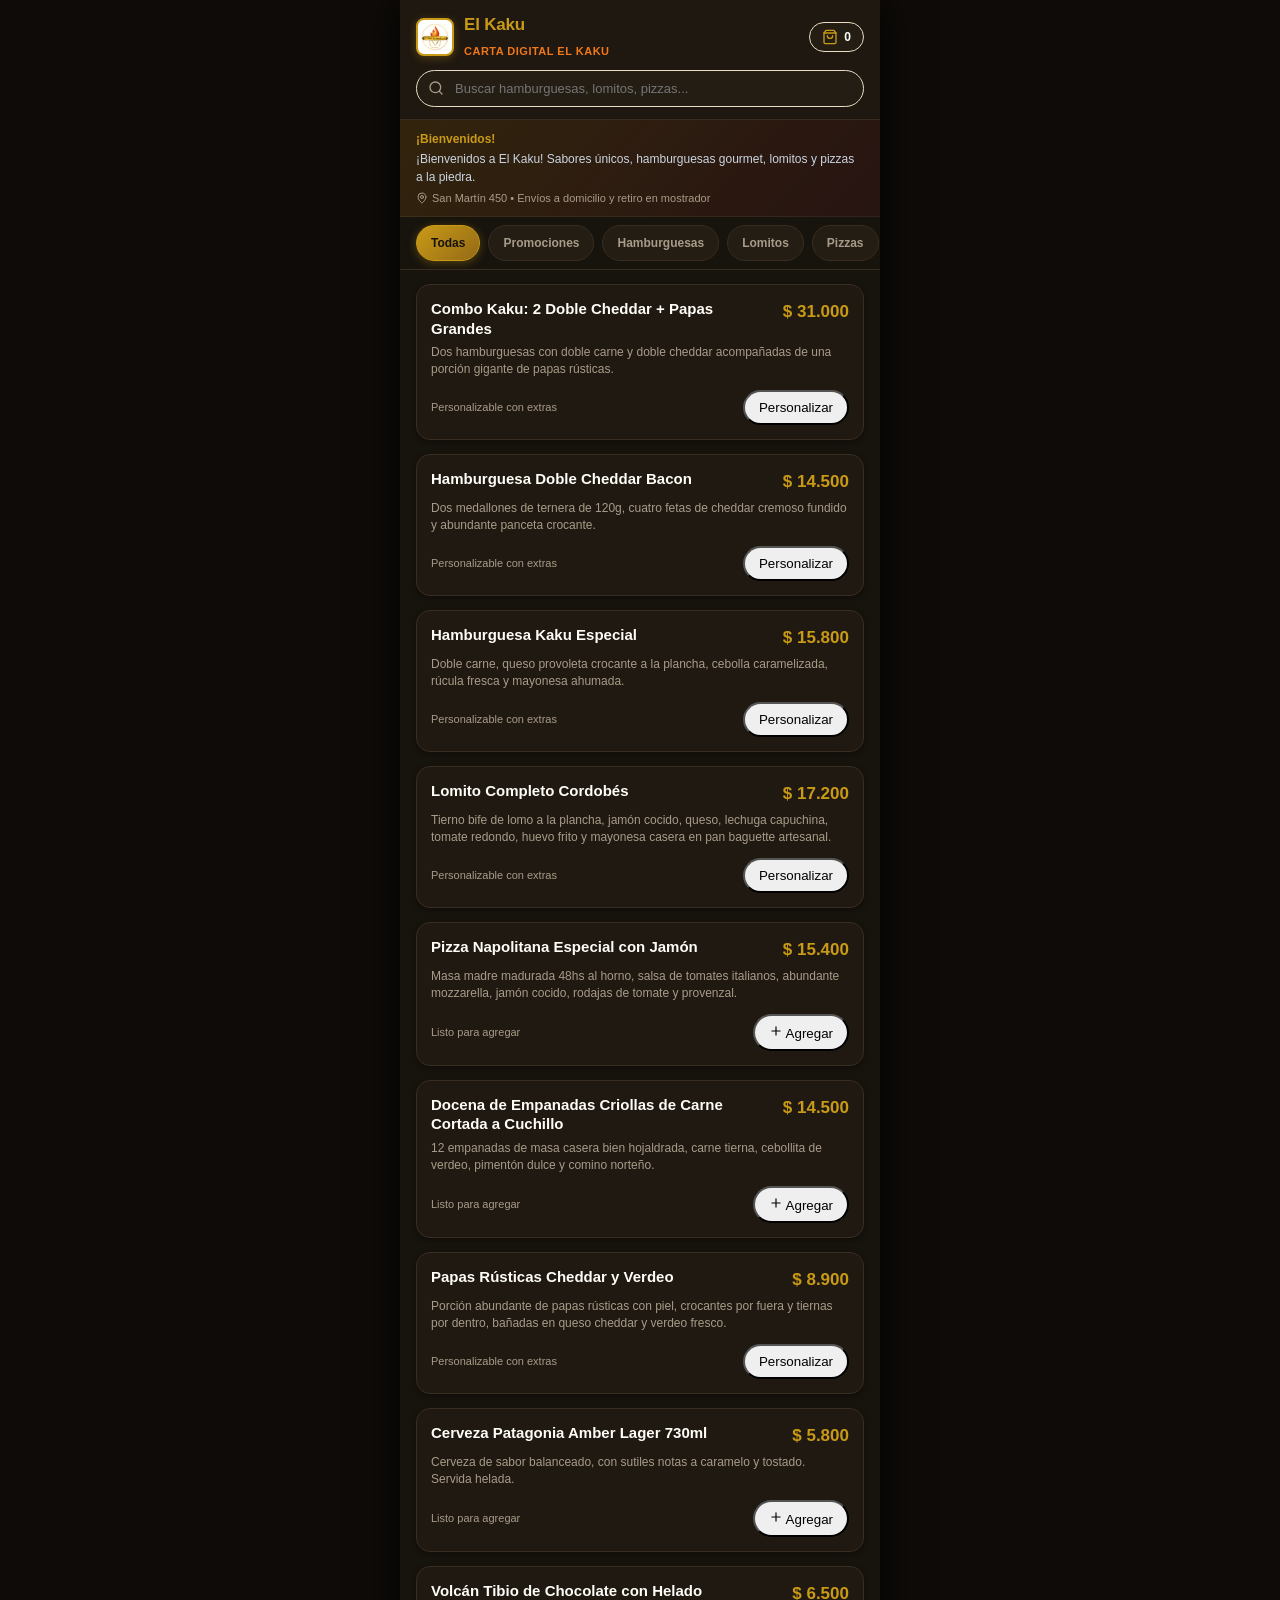
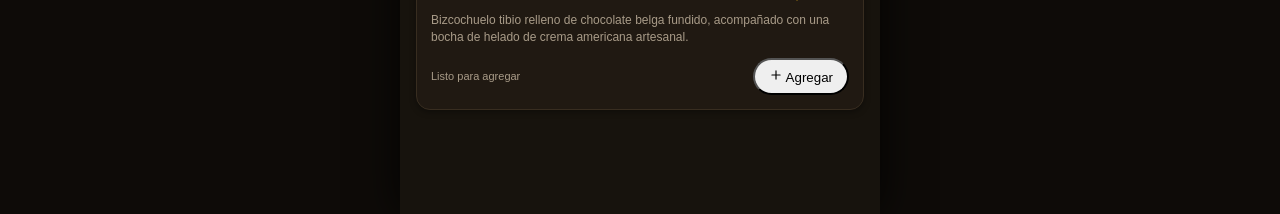
<file: index.html>
<!DOCTYPE html>
<html lang="es">
  <head>
    <meta charset="UTF-8" />
    <meta name="viewport" content="width=device-width, initial-scale=1.0, maximum-scale=1.0, user-scalable=no, viewport-fit=cover" />
    <title>El Kaku — Carta Digital</title>
    <meta name="description" content="Carta digital de El Kaku. Hamburguesas gourmet, lomitos, pizzas y bebidas. Realizá tu pedido por WhatsApp." />
    <meta name="theme-color" content="#17130D" />
    <meta name="mobile-web-app-capable" content="yes" />
    <meta name="apple-mobile-web-app-capable" content="yes" />
    <meta name="apple-mobile-web-app-status-bar-style" content="black-translucent" />
    <meta name="apple-mobile-web-app-title" content="El Kaku" />
    <link rel="icon" type="image/svg+xml" href="./icon.svg" />
    <link rel="icon" type="image/png" sizes="192x192" href="./icon-192.png" />
    <link rel="apple-touch-icon" sizes="180x180" href="./apple-touch-icon.png" />
    <link rel="apple-touch-icon-precomposed" sizes="180x180" href="./apple-touch-icon.png" />
    <link rel="manifest" href="./manifest.json" />
    <script type="module" crossorigin src="./assets/index-Bzbwp_Rl.js"></script>
    <link rel="stylesheet" crossorigin href="./assets/index-D6QfW3fH.css">
  </head>
  <body>
    <div id="root"></div>
  </body>
</html>
</file>
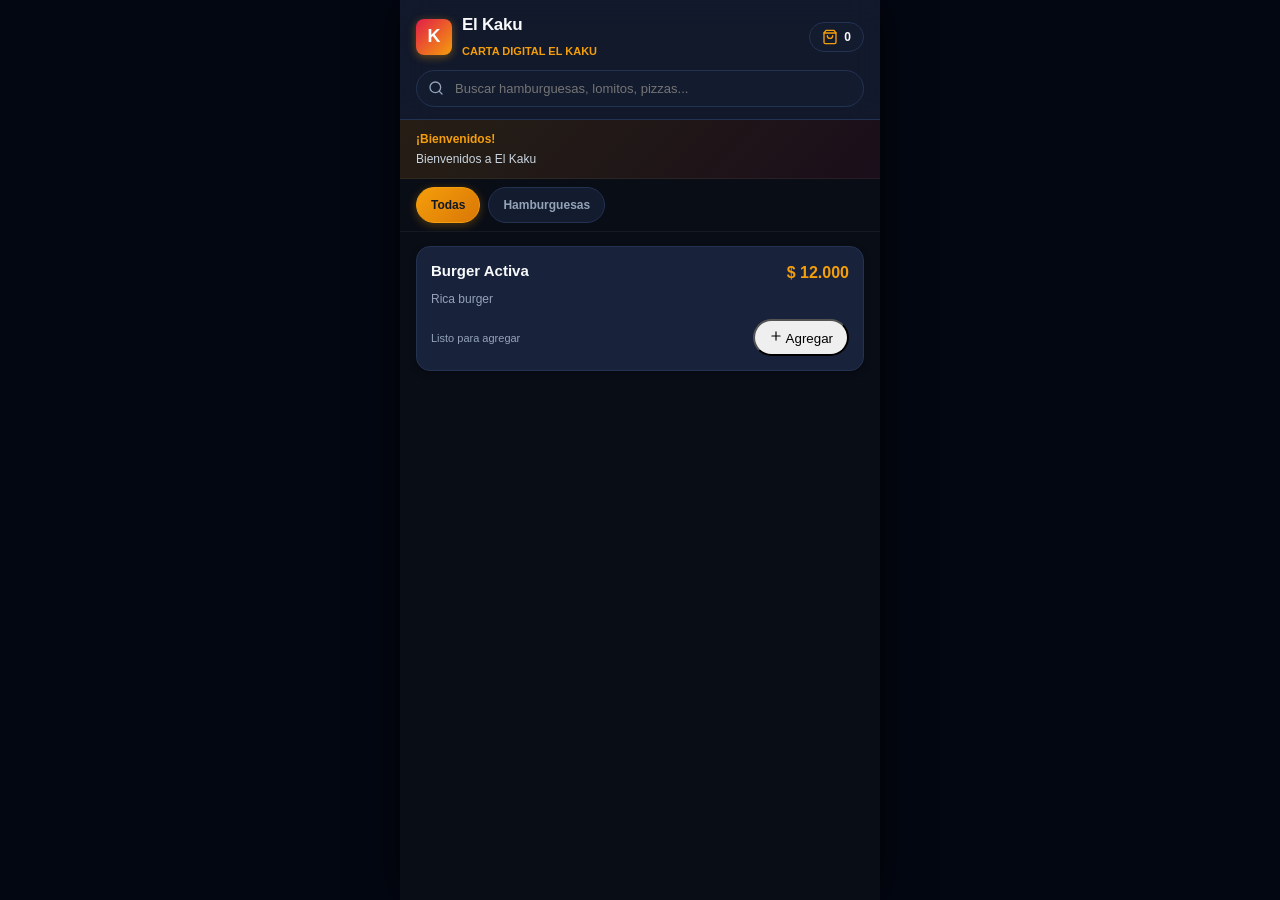
<file: el-patio/index.html>
<!DOCTYPE html>
<html lang="es">
  <head>
    <meta charset="UTF-8" />
    <meta name="viewport" content="width=device-width, initial-scale=1.0, maximum-scale=1.0, user-scalable=no, viewport-fit=cover" />
    <title>El Kaku — Carta Digital</title>
    <meta name="description" content="Carta digital de El Kaku. Hamburguesas gourmet, lomitos, pizzas y bebidas. Realizá tu pedido por WhatsApp." />
    <meta name="theme-color" content="#090d16" />
    <meta name="mobile-web-app-capable" content="yes" />
    <meta name="apple-mobile-web-app-status-bar-style" content="black-translucent" />
    <meta name="apple-mobile-web-app-title" content="El Kaku" />
    <link rel="icon" type="image/svg+xml" href="./icon.svg" />
    <link rel="manifest" href="./manifest.webmanifest" />
    <script type="module" crossorigin src="./assets/index-B3wltyH7.js"></script>
    <link rel="stylesheet" crossorigin href="./assets/index-aRoMbMSc.css">
  </head>
  <body>
    <div id="root"></div>
  </body>
</html>
</file>
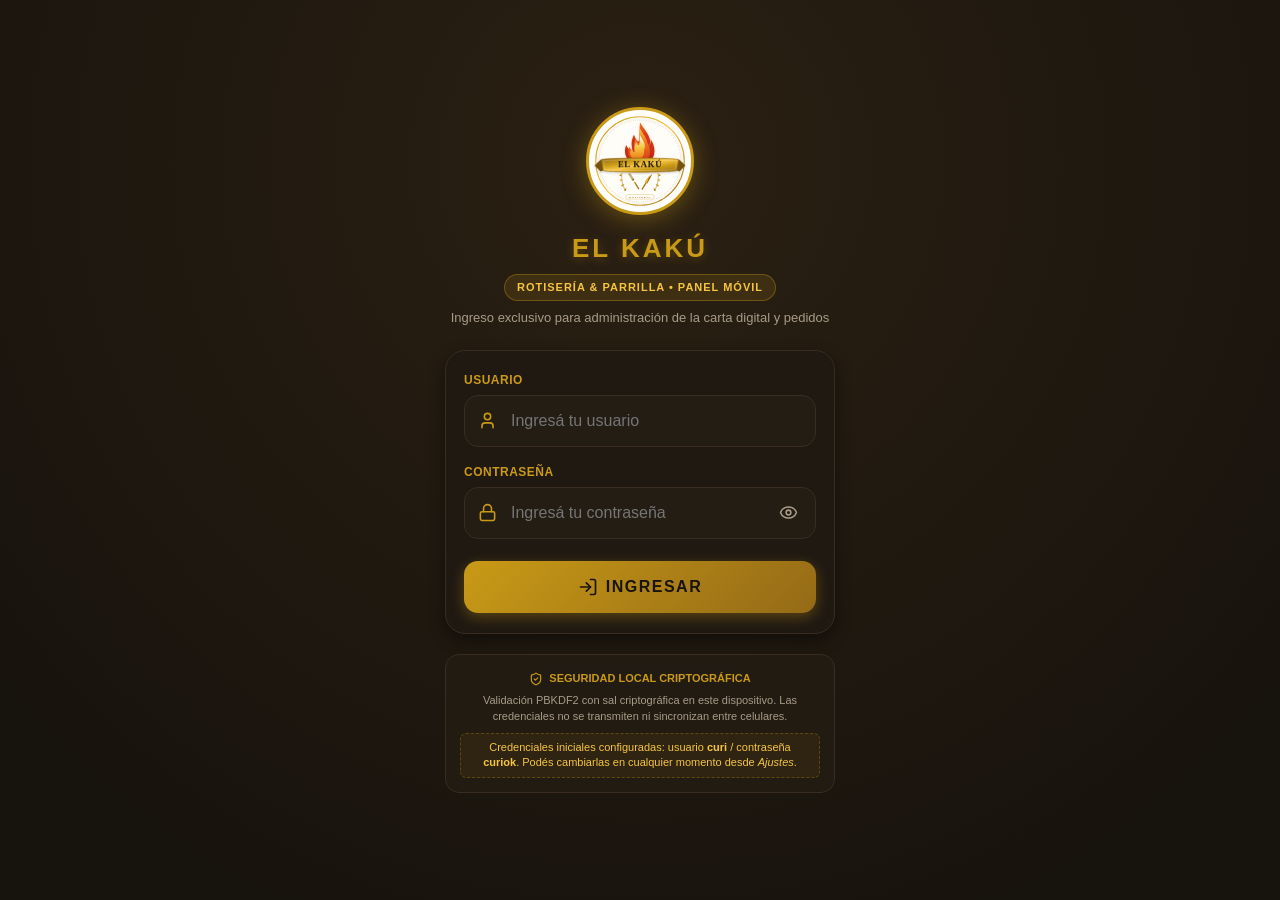
<file: admin.html>
<!DOCTYPE html>
<html lang="es">
  <head>
    <meta charset="UTF-8" />
    <meta name="viewport" content="width=device-width, initial-scale=1.0, maximum-scale=1.0, user-scalable=no, viewport-fit=cover" />
    <title>El Kaku — Panel de Administración Local</title>
    <meta name="description" content="Panel privado de administración local para la Carta Digital de El Kaku." />
    <meta name="theme-color" content="#17130D" />
    <meta name="mobile-web-app-capable" content="yes" />
    <meta name="apple-mobile-web-app-capable" content="yes" />
    <meta name="apple-mobile-web-app-status-bar-style" content="black-translucent" />
    <meta name="apple-mobile-web-app-title" content="El Kaku Admin" />
    <link rel="icon" type="image/svg+xml" href="./icon-admin.svg" />
    <link rel="icon" type="image/png" sizes="192x192" href="./icon-admin-192.png" />
    <link rel="apple-touch-icon" sizes="180x180" href="./apple-touch-icon-admin.png" />
    <link rel="apple-touch-icon-precomposed" sizes="180x180" href="./apple-touch-icon-admin.png" />
    <link rel="manifest" href="./manifest-admin.json" />
    <script type="module" crossorigin src="./assets/index-CvJ9-vOS.js"></script>
    <link rel="stylesheet" crossorigin href="./assets/index-JNai-NHV.css">
  </head>
  <body>
    <div id="root"></div>
  </body>
</html>
</file>
<file: assets/index-D6QfW3fH.css>
:root{--color-gold: #C99A16;--color-gold-dark: #946A17;--color-fire-orange: #F07819;--color-flame-red: #D93620;--color-warm-yellow: #F5C542;--color-bg-light: #FFFDF8;--color-bg-dark: #17130D;--color-text-main: #292116;--color-text-secondary: #756A58;--color-border: #E8DCC4;--color-primary: #C99A16;--color-primary-hover: #946A17;--color-secondary: #F07819;--color-accent: #D93620;--color-bg: #17130D;--color-surface: #241D14;--color-surface-hover: #30261A;--color-card: #201912;--color-border-subtle: #382D20;--color-text: #FFFDF8;--color-text-muted: #A89B88;--color-accent-green: #22c55e;--color-accent-hover: #16a34a;--font-family: -apple-system, BlinkMacSystemFont, "SF Pro Display", "Segoe UI", Roboto, Helvetica, Arial, sans-serif;--radius-sm: 8px;--radius-md: 14px;--radius-lg: 20px;--radius-full: 9999px;--shadow-sm: 0 2px 6px rgba(0, 0, 0, .35);--shadow-md: 0 6px 16px rgba(0, 0, 0, .45);--shadow-lg: 0 12px 32px rgba(0, 0, 0, .65);--safe-bottom: env(safe-area-inset-bottom, 16px)}*{box-sizing:border-box;margin:0;padding:0;-webkit-tap-highlight-color:transparent}body{font-family:var(--font-family);background-color:#0e0b08;color:var(--color-text);line-height:1.5;-webkit-user-select:none;user-select:none;-webkit-font-smoothing:antialiased}.menu-app{max-width:480px;margin:0 auto;min-height:100vh;min-height:100dvh;background-color:var(--color-bg);display:flex;flex-direction:column;position:relative;box-shadow:0 0 40px #000c}.menu-header{position:sticky;top:0;z-index:40;background:#201912f0;backdrop-filter:blur(14px);-webkit-backdrop-filter:blur(14px);border-bottom:1px solid var(--color-border-subtle);padding:12px 16px}.menu-brand-row{display:flex;align-items:center;justify-content:space-between;margin-bottom:8px}.menu-brand{display:flex;align-items:center;gap:10px}.brand-badge{width:38px;height:38px;border-radius:var(--radius-sm);background:#fff;border:2px solid var(--color-gold);display:flex;align-items:center;justify-content:center;box-shadow:0 2px 8px #c99a164d;overflow:hidden;padding:2px}.brand-info h1{font-size:17px;font-weight:800;letter-spacing:-.2px;color:var(--color-gold)}.brand-info span{font-size:11px;font-weight:600;color:var(--color-fire-orange);text-transform:uppercase;letter-spacing:.5px}.category-pills{display:flex;gap:8px;overflow-x:auto;padding:8px 16px;background:var(--color-bg);position:sticky;top:61px;z-index:35;border-bottom:1px solid var(--color-border-subtle);scrollbar-width:none}.category-pills::-webkit-scrollbar{display:none}.cat-pill{padding:6px 14px;border-radius:var(--radius-full);background:var(--color-surface);border:1px solid var(--color-border-subtle);color:var(--color-text-muted);font-size:12px;font-weight:700;white-space:nowrap;cursor:pointer;transition:all .2s ease;min-height:36px;display:flex;align-items:center}.cat-pill.active{background:linear-gradient(135deg,var(--color-gold),var(--color-gold-dark));color:#17130d;border-color:var(--color-gold);box-shadow:0 2px 10px #c99a1659}.catalog-content{flex:1;padding:14px 16px calc(90px + var(--safe-bottom)) 16px}.product-card{background:var(--color-card);border:1px solid var(--color-border-subtle);border-radius:var(--radius-md);margin-bottom:14px;overflow:hidden;box-shadow:var(--shadow-sm);display:flex;flex-direction:column;transition:transform .15s ease}.product-img-wrapper{height:165px;width:100%;position:relative;background:#17130d;cursor:pointer}.product-img{width:100%;height:100%;object-fit:cover}.product-body{padding:14px}.product-header-row{display:flex;justify-content:space-between;align-items:flex-start;gap:8px;margin-bottom:6px}.product-title{font-size:15px;font-weight:800;color:var(--color-text);line-height:1.3}.product-price{font-size:17px;font-weight:900;color:var(--color-gold);white-space:nowrap}.product-desc{font-size:12px;color:var(--color-text-muted);line-height:1.4;margin-bottom:12px;display:-webkit-box;-webkit-line-clamp:2;-webkit-box-orient:vertical;overflow:hidden}.floating-cart-bar{position:fixed;bottom:calc(16px + var(--safe-bottom));left:50%;transform:translate(-50%);width:calc(100% - 32px);max-width:448px;background:linear-gradient(135deg,#22c55e,#16a34a);color:#fff;border-radius:var(--radius-full);padding:14px 20px;display:flex;align-items:center;justify-content:space-between;box-shadow:0 8px 24px #22c55e73;cursor:pointer;z-index:60;border:none;font-family:inherit;font-weight:800;font-size:15px;transition:transform .2s ease}.floating-cart-bar:active{transform:translate(-50%) scale(.97)}.cart-counter-badge{background:#fff;color:#16a34a;border-radius:var(--radius-full);padding:2px 8px;font-size:12px;font-weight:900;margin-left:6px}.qty-widget{display:inline-flex;align-items:center;background:var(--color-surface);border:1px solid var(--color-border-subtle);border-radius:var(--radius-full);overflow:hidden}.qty-btn{background:none;border:none;color:var(--color-text);width:36px;height:36px;display:flex;align-items:center;justify-content:center;cursor:pointer;font-size:16px;font-weight:700}.qty-val{min-width:30px;text-align:center;font-size:14px;font-weight:800;color:var(--color-gold)}
</file>
<file: el-patio/assets/index-aRoMbMSc.css>
:root{--color-primary: #f59e0b;--color-primary-hover: #d97706;--color-secondary: #e11d48;--color-bg: #090d16;--color-surface: #131b2e;--color-surface-hover: #1c2742;--color-card: #18223a;--color-border: #243252;--color-text: #f8fafc;--color-text-muted: #94a3b8;--color-accent: #22c55e;--color-accent-hover: #16a34a;--font-family: -apple-system, BlinkMacSystemFont, "Segoe UI", Roboto, Helvetica, Arial, sans-serif;--radius-sm: 8px;--radius-md: 14px;--radius-lg: 20px;--radius-full: 9999px;--shadow-sm: 0 2px 6px rgba(0, 0, 0, .3);--shadow-md: 0 6px 16px rgba(0, 0, 0, .4);--shadow-lg: 0 12px 32px rgba(0, 0, 0, .6);--safe-bottom: env(safe-area-inset-bottom, 16px)}*{box-sizing:border-box;margin:0;padding:0;-webkit-tap-highlight-color:transparent}body{font-family:var(--font-family);background-color:#030712;color:var(--color-text);line-height:1.5;-webkit-user-select:none;user-select:none;-webkit-font-smoothing:antialiased}.menu-app{max-width:480px;margin:0 auto;min-height:100vh;background-color:var(--color-bg);display:flex;flex-direction:column;position:relative;box-shadow:0 0 40px #000000b3}.menu-header{position:sticky;top:0;z-index:40;background:#131b2eeb;backdrop-filter:blur(14px);-webkit-backdrop-filter:blur(14px);border-bottom:1px solid var(--color-border);padding:12px 16px}.menu-brand-row{display:flex;align-items:center;justify-content:space-between;margin-bottom:8px}.menu-brand{display:flex;align-items:center;gap:10px}.brand-badge{width:36px;height:36px;border-radius:var(--radius-sm);background:linear-gradient(135deg,var(--color-secondary),var(--color-primary));display:flex;align-items:center;justify-content:center;font-weight:900;font-size:18px;color:#fff;box-shadow:0 2px 8px #f59e0b66}.brand-info h1{font-size:17px;font-weight:800;letter-spacing:-.3px;color:var(--color-text)}.brand-info span{font-size:11px;font-weight:600;color:var(--color-primary);text-transform:uppercase}.category-pills{display:flex;gap:8px;overflow-x:auto;padding:8px 16px;background:var(--color-bg);position:sticky;top:61px;z-index:35;border-bottom:1px solid rgba(255,255,255,.05);scrollbar-width:none}.category-pills::-webkit-scrollbar{display:none}.cat-pill{padding:6px 14px;border-radius:var(--radius-full);background:var(--color-surface);border:1px solid var(--color-border);color:var(--color-text-muted);font-size:12px;font-weight:700;white-space:nowrap;cursor:pointer;transition:all .2s ease;min-height:36px;display:flex;align-items:center}.cat-pill.active{background:linear-gradient(135deg,var(--color-primary),#d97706);color:#111827;border-color:var(--color-primary);box-shadow:0 2px 10px #f59e0b4d}.catalog-content{flex:1;padding:14px 16px calc(90px + var(--safe-bottom)) 16px}.product-card{background:var(--color-card);border:1px solid var(--color-border);border-radius:var(--radius-md);margin-bottom:14px;overflow:hidden;box-shadow:var(--shadow-sm);display:flex;flex-direction:column;transition:transform .15s ease}.product-img-wrapper{height:160px;width:100%;position:relative;background:#090d16;cursor:pointer}.product-img{width:100%;height:100%;object-fit:cover}.product-body{padding:14px}.product-header-row{display:flex;justify-content:space-between;align-items:flex-start;gap:8px;margin-bottom:6px}.product-title{font-size:15px;font-weight:800;color:var(--color-text);line-height:1.3}.product-price{font-size:16px;font-weight:900;color:var(--color-primary);white-space:nowrap}.product-desc{font-size:12px;color:var(--color-text-muted);line-height:1.4;margin-bottom:12px;display:-webkit-box;-webkit-line-clamp:2;-webkit-box-orient:vertical;overflow:hidden}.floating-cart-bar{position:fixed;bottom:calc(16px + var(--safe-bottom));left:50%;transform:translate(-50%);width:calc(100% - 32px);max-width:448px;background:linear-gradient(135deg,#22c55e,#16a34a);color:#fff;border-radius:var(--radius-full);padding:14px 20px;display:flex;align-items:center;justify-content:space-between;box-shadow:0 8px 24px #22c55e73;cursor:pointer;z-index:60;border:none;font-family:inherit;font-weight:800;font-size:15px;transition:transform .2s ease}.floating-cart-bar:active{transform:translate(-50%) scale(.97)}.cart-counter-badge{background:#fff;color:#16a34a;border-radius:var(--radius-full);padding:2px 8px;font-size:12px;font-weight:900;margin-left:6px}.qty-widget{display:inline-flex;align-items:center;background:var(--color-surface);border:1px solid var(--color-border);border-radius:var(--radius-full);overflow:hidden}.qty-btn{background:none;border:none;color:var(--color-text);width:36px;height:36px;display:flex;align-items:center;justify-content:center;cursor:pointer;font-size:16px;font-weight:700}.qty-val{min-width:30px;text-align:center;font-size:14px;font-weight:800;color:var(--color-primary)}
</file>
<file: assets/index-JNai-NHV.css>
:root{--color-gold: #C99A16;--color-gold-dark: #946A17;--color-fire-orange: #F07819;--color-flame-red: #D93620;--color-warm-yellow: #F5C542;--color-bg-light: #FFFDF8;--color-bg-dark: #17130D;--color-text-main: #292116;--color-text-secondary: #756A58;--color-border: #E8DCC4;--color-primary: #C99A16;--color-primary-hover: #946A17;--color-secondary: #F07819;--color-accent: #D93620;--color-bg: #17130D;--color-surface: #241D14;--color-surface-hover: #30261A;--color-card: #201912;--color-border-subtle: #382D20;--color-text: #FFFDF8;--color-text-muted: #A89B88;--color-danger: #D93620;--color-warning: #F5C542;--color-success: #22c55e;--font-family: -apple-system, BlinkMacSystemFont, "SF Pro Display", "Segoe UI", Roboto, Helvetica, Arial, sans-serif;--radius-sm: 8px;--radius-md: 14px;--radius-lg: 20px;--radius-full: 9999px;--shadow-sm: 0 2px 6px rgba(0, 0, 0, .35);--shadow-md: 0 6px 16px rgba(0, 0, 0, .45);--shadow-lg: 0 12px 32px rgba(0, 0, 0, .65);--safe-bottom: env(safe-area-inset-bottom, 16px)}*{box-sizing:border-box;margin:0;padding:0;-webkit-tap-highlight-color:transparent}body{font-family:var(--font-family);background-color:#0e0b08;color:var(--color-text);line-height:1.5;-webkit-user-select:none;user-select:none;-webkit-font-smoothing:antialiased}.app-container{max-width:480px;margin:0 auto;min-height:100vh;min-height:100dvh;background-color:var(--color-bg);display:flex;flex-direction:column;position:relative;box-shadow:0 0 40px #000c}.app-header{position:sticky;top:0;z-index:40;background:#201912eb;backdrop-filter:blur(14px);-webkit-backdrop-filter:blur(14px);border-bottom:1px solid var(--color-border-subtle);padding:12px 16px;display:flex;align-items:center;justify-content:space-between}.brand-wrapper{display:flex;align-items:center;gap:10px}.brand-logo-badge{width:38px;height:38px;border-radius:var(--radius-sm);background:#fff;border:2px solid var(--color-gold);display:flex;align-items:center;justify-content:center;box-shadow:0 2px 8px #c99a164d;overflow:hidden;padding:2px}.brand-text h1{font-size:17px;font-weight:800;letter-spacing:-.2px;color:var(--color-gold)}.brand-text span{font-size:11px;font-weight:600;color:var(--color-fire-orange);text-transform:uppercase;letter-spacing:.5px}.header-actions{display:flex;align-items:center;gap:8px}.btn-icon-header{background:var(--color-surface);border:1px solid var(--color-border-subtle);color:var(--color-text);width:36px;height:36px;border-radius:var(--radius-full);display:flex;align-items:center;justify-content:center;cursor:pointer;transition:all .2s ease}.btn-icon-header:active{transform:scale(.92);background:var(--color-surface-hover)}.main-content{flex:1;padding:16px 16px calc(84px + var(--safe-bottom)) 16px;overflow-y:auto}.bottom-nav{position:fixed;bottom:0;left:50%;transform:translate(-50%);width:100%;max-width:480px;background:#201912f5;backdrop-filter:blur(16px);-webkit-backdrop-filter:blur(16px);border-top:1px solid var(--color-border-subtle);display:flex;justify-content:space-around;padding:6px 6px calc(6px + var(--safe-bottom)) 6px;z-index:50}.nav-item{display:flex;flex-direction:column;align-items:center;justify-content:center;gap:3px;background:none;border:none;color:var(--color-text-muted);font-size:10px;font-weight:600;padding:6px 3px;border-radius:var(--radius-sm);cursor:pointer;transition:all .2s ease;flex:1;min-height:48px}.nav-item.active{color:var(--color-gold)}.nav-item.active .nav-icon-wrapper{background:#c99a1629;border-radius:var(--radius-full);padding:4px 12px}.nav-item:active{transform:scale(.92)}.card{background:var(--color-card);border:1px solid var(--color-border-subtle);border-radius:var(--radius-md);padding:16px;margin-bottom:14px;box-shadow:var(--shadow-sm)}.card-title{font-size:15px;font-weight:700;color:var(--color-text);margin-bottom:8px;display:flex;align-items:center;gap:8px}.badge{display:inline-flex;align-items:center;gap:4px;font-size:11px;font-weight:700;padding:3px 8px;border-radius:var(--radius-full);text-transform:uppercase;letter-spacing:.3px}.badge-success{background:#22c55e26;color:#4ade80;border:1px solid rgba(34,197,94,.3)}.badge-warning{background:#f5c54226;color:var(--color-warm-yellow);border:1px solid rgba(245,197,66,.3)}.badge-danger{background:#d9362026;color:#ffa194;border:1px solid rgba(217,54,32,.3)}.badge-info{background:#c99a1626;color:var(--color-gold);border:1px solid rgba(201,154,22,.3)}.btn{display:inline-flex;align-items:center;justify-content:center;gap:8px;padding:12px 18px;border-radius:var(--radius-md);font-size:14px;font-weight:700;border:none;cursor:pointer;transition:all .2s ease;min-height:46px;text-decoration:none}.btn:active{transform:scale(.96)}.btn-primary{background:linear-gradient(135deg,var(--color-gold),var(--color-gold-dark));color:#17130d;box-shadow:0 4px 14px #c99a1659}.btn-secondary{background:var(--color-surface);border:1px solid var(--color-border-subtle);color:var(--color-text)}.btn-danger{background:#d9362026;border:1px solid rgba(217,54,32,.35);color:#ffa194}.btn-success{background:linear-gradient(135deg,#22c55e,#16a34a);color:#fff;box-shadow:0 4px 14px #22c55e59}.btn-block{width:100%}.btn-sm{padding:6px 12px;font-size:12px;min-height:36px;border-radius:var(--radius-sm)}.form-group{margin-bottom:14px}.form-label{display:block;font-size:12px;font-weight:700;color:var(--color-text-muted);margin-bottom:6px;text-transform:uppercase;letter-spacing:.3px}.form-input,.form-textarea,.form-select{width:100%;padding:12px 14px;background:var(--color-surface);border:1px solid var(--color-border-subtle);border-radius:var(--radius-sm);color:var(--color-text);font-size:16px;font-family:inherit;outline:none;transition:border-color .2s ease}.form-input:focus,.form-textarea:focus,.form-select:focus{border-color:var(--color-gold);box-shadow:0 0 0 2px #c99a1640}.form-textarea{min-height:80px;resize:vertical}.switch-wrapper{display:flex;align-items:center;justify-content:space-between;padding:10px 0}.switch{position:relative;display:inline-block;width:48px;height:26px}.switch input{opacity:0;width:0;height:0}.slider{position:absolute;cursor:pointer;top:0;left:0;right:0;bottom:0;background-color:var(--color-surface-hover);border:1px solid var(--color-border-subtle);transition:.3s;border-radius:26px}.slider:before{position:absolute;content:"";height:20px;width:20px;left:2px;bottom:2px;background-color:#fff;transition:.3s;border-radius:50%}input:checked+.slider{background-color:var(--color-gold)}input:checked+.slider:before{transform:translate(22px)}.modal-overlay{position:fixed;top:0;left:0;right:0;bottom:0;background:#000000bf;backdrop-filter:blur(8px);-webkit-backdrop-filter:blur(8px);display:flex;align-items:flex-end;justify-content:center;z-index:100}.modal-content{width:100%;max-width:480px;max-height:90vh;background:var(--color-bg);border-top-left-radius:var(--radius-lg);border-top-right-radius:var(--radius-lg);border:1px solid var(--color-border-subtle);border-bottom:none;display:flex;flex-direction:column;overflow:hidden;animation:slideUp .25s ease-out}@keyframes slideUp{0%{transform:translateY(100%)}to{transform:translateY(0)}}.modal-header{padding:16px;border-bottom:1px solid var(--color-border-subtle);display:flex;align-items:center;justify-content:space-between}.modal-header h3{font-size:16px;font-weight:700;color:var(--color-gold)}.modal-body{padding:16px;overflow-y:auto;flex:1}.modal-footer{padding:12px 16px calc(12px + var(--safe-bottom)) 16px;border-top:1px solid var(--color-border-subtle);display:flex;gap:10px;background:var(--color-surface)}.login-screen-wrapper{min-height:100vh;min-height:100dvh;display:flex;align-items:center;justify-content:center;background:radial-gradient(circle at 50% 18%,#2b2013,#17130d 85%);padding:24px 18px calc(24px + var(--safe-bottom)) 18px}.login-container{width:100%;max-width:390px;margin:0 auto}.login-brand-header{text-align:center;margin-bottom:22px}.login-logo-circle{width:108px;height:108px;border-radius:50%;background:#fff;margin:0 auto 14px;border:3.5px solid var(--color-gold);box-shadow:0 4px 24px #c99a1666;display:flex;align-items:center;justify-content:center;overflow:hidden;padding:4px}.login-logo-img{width:96px;height:96px;object-fit:contain}.login-title{font-size:26px;font-weight:900;letter-spacing:3px;color:var(--color-gold);margin-bottom:6px;text-shadow:0 2px 10px rgba(201,154,22,.3)}.login-badge{display:inline-block;font-size:11px;font-weight:700;text-transform:uppercase;letter-spacing:1px;color:var(--color-warm-yellow);background:#c99a1624;border:1px solid rgba(201,154,22,.35);border-radius:9999px;padding:4px 12px;margin-bottom:8px}.login-subtitle{font-size:13px;color:var(--color-text-muted);line-height:1.45;margin:0 auto}.login-error-alert{display:flex;align-items:center;gap:10px;background:#d9362029;border:1.5px solid rgba(217,54,32,.45);color:#ffa599;padding:12px 14px;border-radius:var(--radius-sm);margin-bottom:16px;font-size:13px;font-weight:600;line-height:1.4;animation:shake .3s ease}@keyframes shake{0%,to{transform:translate(0)}25%{transform:translate(-4px)}75%{transform:translate(4px)}}.login-error-icon{flex-shrink:0;color:var(--color-flame-red)}.login-form{background:var(--color-card);border:1px solid var(--color-border-subtle);border-radius:var(--radius-lg);padding:20px 18px;box-shadow:var(--shadow-md)}.login-field-group{margin-bottom:16px}.login-label{display:block;font-size:12px;font-weight:700;text-transform:uppercase;letter-spacing:.5px;color:var(--color-gold);margin-bottom:6px}.login-input-wrapper{position:relative;display:flex;align-items:center}.login-input-icon{position:absolute;left:14px;color:var(--color-gold);pointer-events:none;display:flex;align-items:center}.login-input{width:100%;min-height:52px;background:var(--color-surface);border:1.5px solid var(--color-border-subtle);border-radius:var(--radius-md);padding:12px 14px 12px 46px;font-size:16px;color:var(--color-text);font-family:inherit;outline:none;transition:all .2s ease}.login-input:focus{border-color:var(--color-gold);box-shadow:0 0 0 3px #c99a1640;background:var(--color-surface-hover)}.login-input.with-toggle{padding-right:48px}.login-toggle-password-btn{position:absolute;right:8px;background:none;border:none;color:var(--color-text-muted);width:40px;height:40px;display:flex;align-items:center;justify-content:center;cursor:pointer;border-radius:var(--radius-sm);transition:color .2s}.login-toggle-password-btn:active{color:var(--color-gold)}.login-submit-btn{width:100%;min-height:52px;font-size:16px;font-weight:800;letter-spacing:1.5px;margin-top:6px}.login-submit-btn:disabled{opacity:.7;cursor:not-allowed}.login-security-notice{margin-top:20px;padding:14px;background:#241d14b3;border:1px solid var(--color-border-subtle);border-radius:var(--radius-md);text-align:center}.login-notice-badge{display:inline-flex;align-items:center;gap:6px;font-size:11px;font-weight:700;color:var(--color-gold);margin-bottom:6px;text-transform:uppercase}.login-notice-text{font-size:11px;color:var(--color-text-muted);line-height:1.45;margin-bottom:8px}.login-credentials-hint{font-size:11px;color:var(--color-warm-yellow);background:#c99a1614;border-radius:6px;padding:6px 10px;border:1px dashed rgba(201,154,22,.3);line-height:1.4}.login-splash-screen{min-height:100vh;min-height:100dvh;display:flex;flex-direction:column;align-items:center;justify-content:center;background:var(--color-bg)}.splash-logo{border-radius:50%;border:3px solid var(--color-gold);background:#fff;padding:4px;box-shadow:0 4px 20px #c99a1666}.login-spinner{width:24px;height:24px;border:3px solid rgba(201,154,22,.25);border-top-color:var(--color-gold);border-radius:50%;animation:spin .8s linear infinite;display:inline-block}@keyframes spin{to{transform:rotate(360deg)}}
</file>
